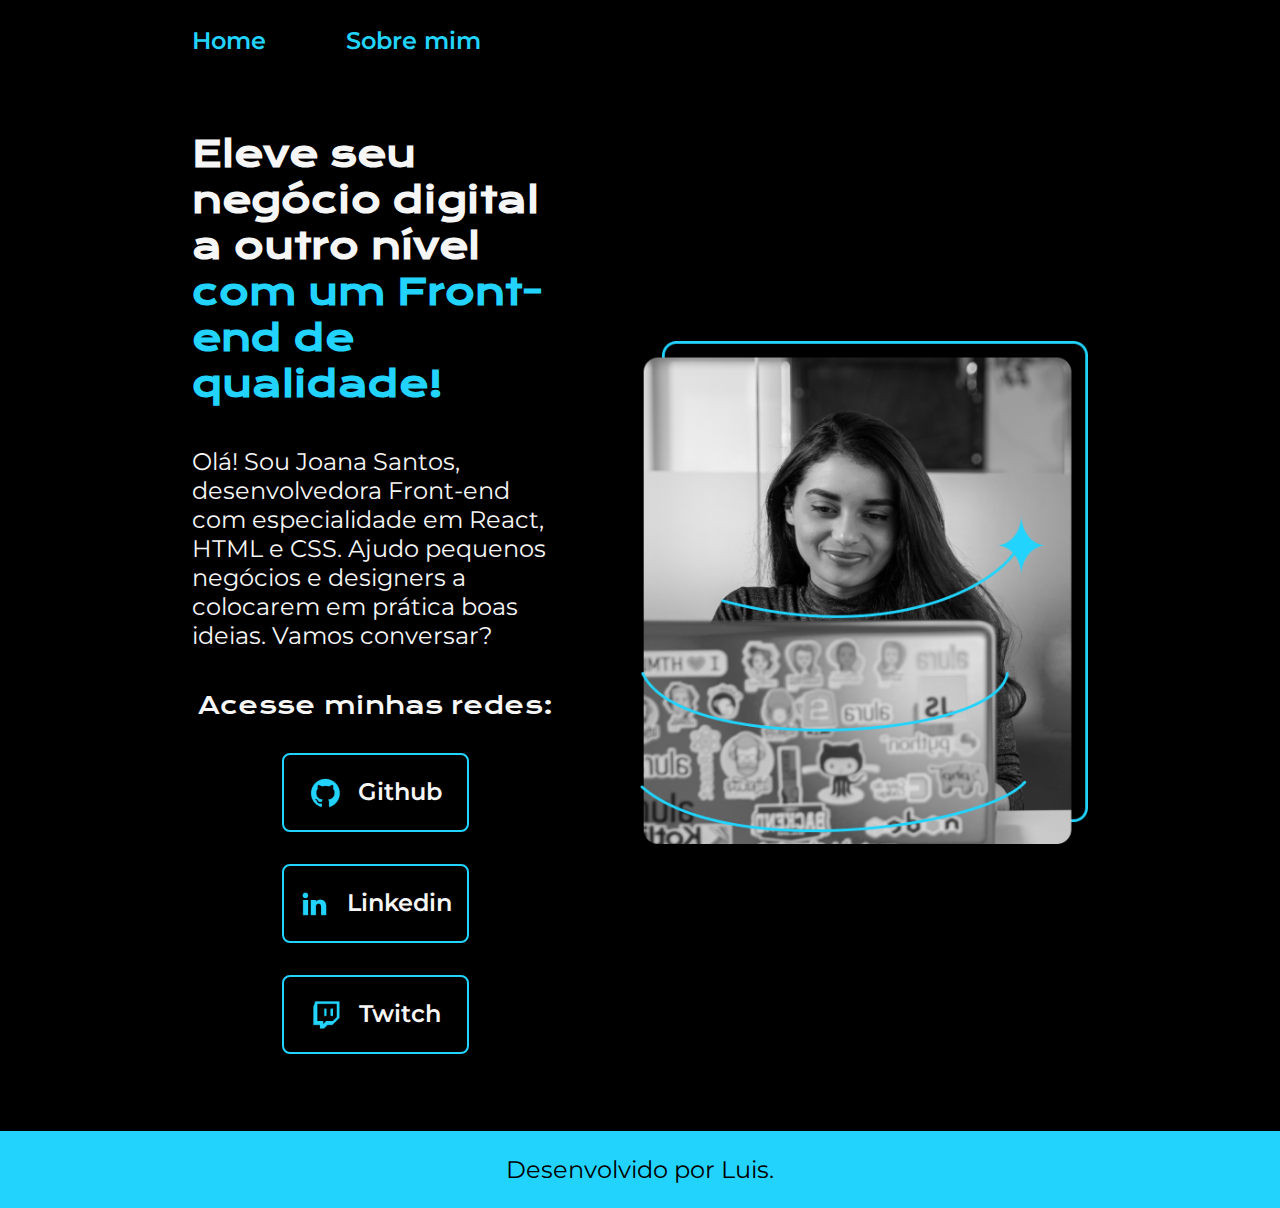
<file: index.html>
<!DOCTYPE html>
<html lang="en">
<head>
    <meta charset="UTF-8">
    <meta name="viewport" content="width=device-width, initial-scale=1.0">
    <title>Portifólio</title>
    <link rel="stylesheet" href="/styles/style.css" >
</head>
<body>
    <header class="cabecalho">
        <nav class="cabecalho__menu">
            <a class="cabecalho__menu__link" href="index.html">Home</a>
            <a class="cabecalho__menu__link" href="about.html">Sobre mim</a>
        </nav> 
    </header>
    <main class="apresentacao">
        <section class="apresentacao__conteudo">
            <h1 class="apresentacao__conteudo__titulo">Eleve seu negócio digital a outro nível <strong class="destaque-do-titulo">com um Front-end de qualidade!</strong></h1>
            <p class="apresentacao__conteudo__titulo__paragrafo">Olá! Sou Joana Santos, desenvolvedora Front-end com especialidade em React, HTML e CSS. Ajudo pequenos negócios e designers a colocarem em prática boas ideias. Vamos conversar?</p>
            <div class="apresentacao__links">
                <h2 class="apresentacao__links__titulo">Acesse minhas redes:</h2>
                <a class="apresentacao__links__botao" href="//Github.com" >
                    <img src="./assets/github.png" alt="icone-github">
                    Github
                </a>
                <a class="apresentacao__links__botao" href="https://br.linkedin.com/" >
                    <img src="./assets/linkedin.png" alt="icone-linkedin">
                    Linkedin
                </a>
                <a class="apresentacao__links__botao" href="https://www.twitch.tv/" >
                    <img src="./assets/twitch.png" alt="icone-twitch">
                    Twitch
                </a>
            </div>
        </section>
        <img class="apresentacao__imagem" src="imagem.png" alt="Foto da Joana Santos">
    </main>
    <footer class="rodape">Desenvolvido por Luis.</footer>
    
</body>
</html>
</file>
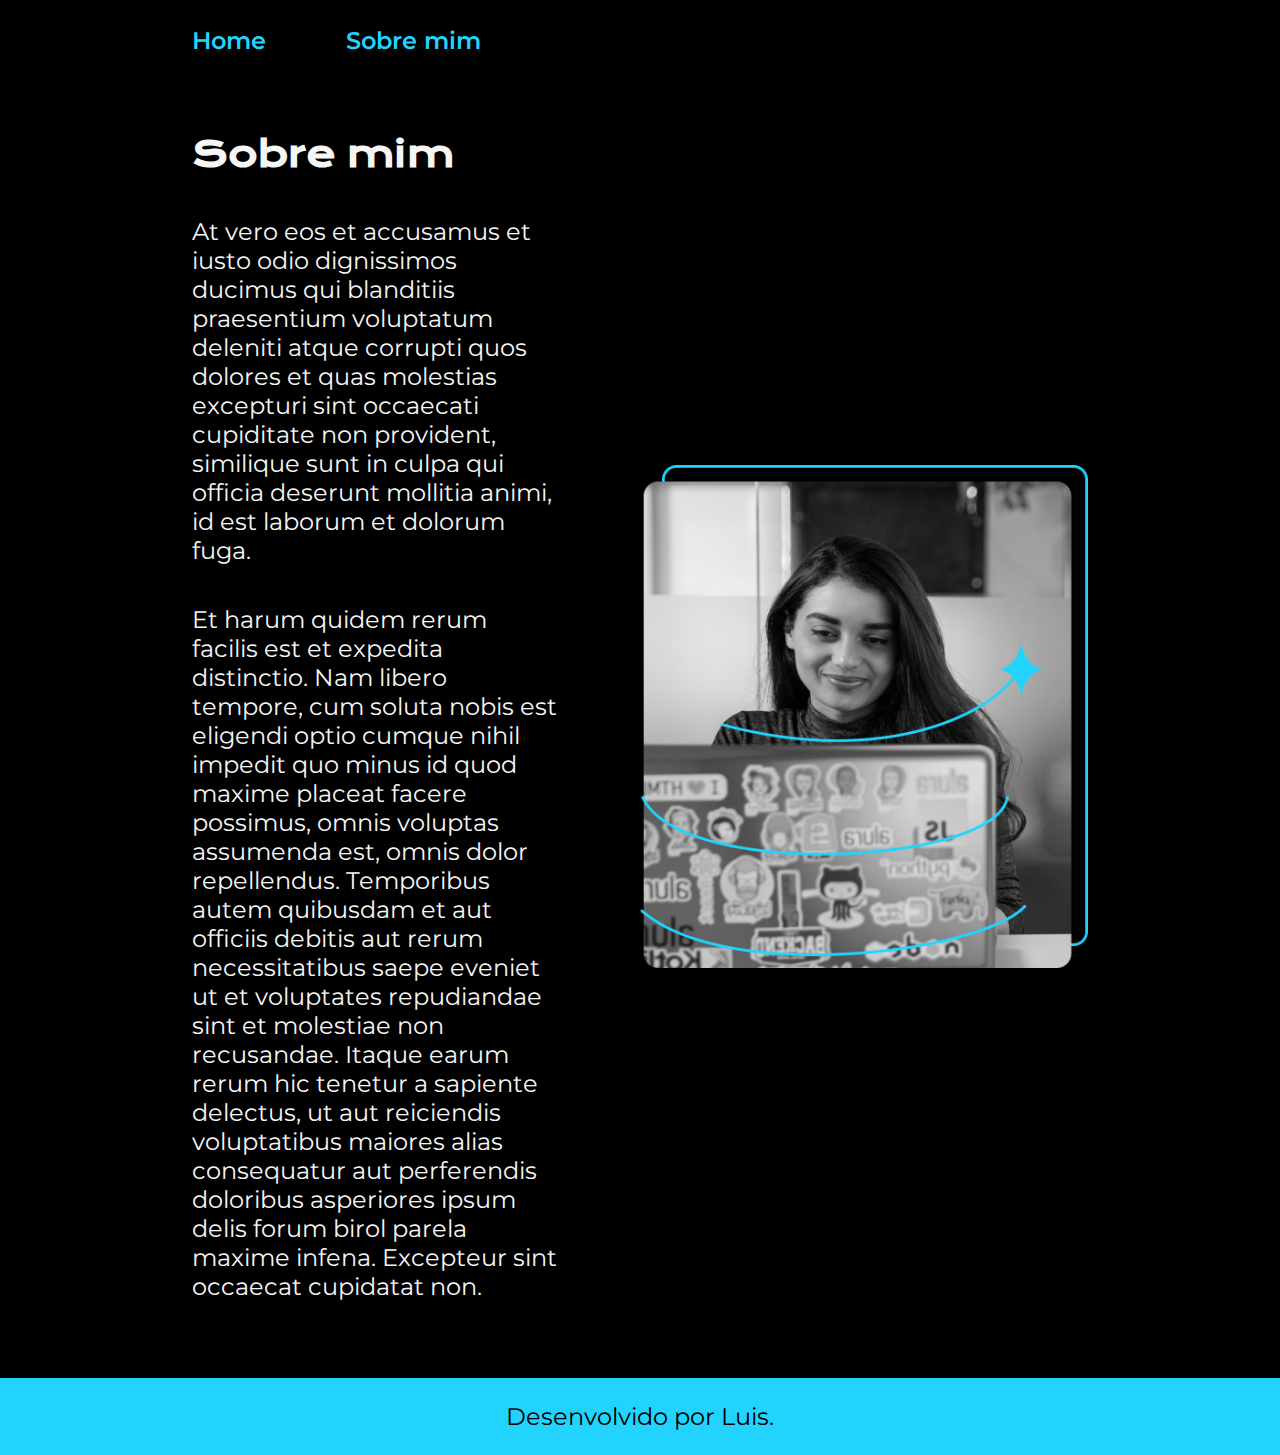
<file: about.html>
<!DOCTYPE html>
<html lang="en">
<head>
    <meta charset="UTF-8">
    <meta name="viewport" content="width=device-width, initial-scale=1.0">
    <title>Sobre mim</title>
    <link rel="stylesheet" href="./styles/style.css">
</head>
<body>
    <header class="cabecalho">
        <nav class="cabecalho__menu">
            <a class="cabecalho__menu__link" href="index.html">Home</a>
            <a class="cabecalho__menu__link" href="about.html">Sobre mim</a>
        </nav> 
    </header>
    <main class="apresentacao">
        <section class="apresentacao__conteudo">
            <h1 class="apresentacao__conteudo__titulo">Sobre mim</h1>
            <p class="apresentacao__conteudo__titulo__paragrafo">At vero eos et accusamus et iusto odio dignissimos ducimus qui blanditiis praesentium voluptatum deleniti atque corrupti quos dolores et quas molestias excepturi sint occaecati cupiditate non provident, similique sunt in culpa qui officia deserunt mollitia animi, id est laborum et dolorum fuga.</p>
            <p class="apresentacao__conteudo__titulo__paragrafo">Et harum quidem rerum facilis est et expedita distinctio. Nam libero tempore, cum soluta nobis est eligendi optio cumque nihil impedit quo minus id quod maxime placeat facere possimus, omnis voluptas assumenda est, omnis dolor repellendus. Temporibus autem quibusdam et aut officiis debitis aut rerum necessitatibus saepe eveniet ut et voluptates repudiandae sint et molestiae non recusandae. Itaque earum rerum hic tenetur a sapiente delectus, ut aut reiciendis voluptatibus maiores alias consequatur aut perferendis doloribus asperiores ipsum delis forum birol parela maxime infena. Excepteur sint occaecat cupidatat non.</p>
        </section>
        <img class="apresentacao__imagem" src="imagem.png" alt="imagem__about">
    </main>
    <footer class="rodape">Desenvolvido por Luis.</footer>
</body>
</html>
</file>
<file: styles/style.css>
@import url('https://fonts.googleapis.com/css2?family=Krona+One&family=Montserrat:ital,wght@0,100..900;1,100..900&display=swap');

:root {
    --cor-primaria: #F6F6F6;
    --cor-secundaria: #000000;
    --cor-terciaria: #22D4FD;
    --cor-hover: #272727;

    --fonte-principal: "Montserrat", serif;
    --fonte-titulo: "Krona One", serif;
}

* {
    margin: 0;
    padding: 0;
}

body {
    /*height: 100vh;*/
    box-sizing: border-box;
    background-color: var(--cor-secundaria);
    color : var(--cor-primaria);
}

.cabecalho{
    padding: 2% 0% 0% 15%;
}

.cabecalho__menu{
    display: flex;
    gap: 80px;
}

.cabecalho__menu__link{
    font-family: var(--fonte-principal);
    font-weight: 600;
    font-size: 1.5rem;
    color: var(--cor-terciaria);
    text-decoration: none;
}

.apresentacao {
    padding: 6% 15%;
    display: flex;
    align-items: center;
    justify-content: space-between;
    gap: 82px;
}

.apresentacao__conteudo{
    width: 50%;
    display: flex;
    flex-direction: column;
    gap: 40px;
}

.apresentacao__conteudo__titulo {
    font-size: 2.25rem;
    font-family: var(--fonte-titulo);
}

.destaque-do-titulo {
    color: var(--cor-terciaria);
}

.apresentacao__conteudo__titulo__paragrafo {
    font-size: 1.5rem;
    font-family: var(--fonte-principal);
}

.apresentacao__links {
    display: flex;
    justify-content: space-between;
    flex-direction: column;
    align-items: center;
    gap: 32px;
}

.apresentacao__links__titulo{
    font-family: var(--fonte-titulo);
    font-size: 1.5rem;
    font-weight: 400;
}

.apresentacao__links__botao {
    display: flex;
    justify-content: center;
    border: 2px solid var(--cor-terciaria);
    width: 50%;
    text-align: center;
    border-radius: 8px;
    font-size: 1.5rem;
    padding: 21.5px 0;
    text-decoration: none;
    font-family: var(--fonte-principal);
    font-weight: 600;
    color: var(--cor-primaria);
    gap: 16px;
}

.apresentacao__links__botao:hover {
    background-color: var(--cor-hover);
}

.apresentacao__imagem {
    width: 50%;
}

.rodape{
    font-family: var(--fonte-principal);
    font-weight: 400;
    font-size: 1.5rem;
    background-color: var(--cor-terciaria);
    color: var(--cor-secundaria);
    padding: 24px;
    text-align: center;
}

@media (max-width: 1200px) {
    .cabecalho {
        padding: 6%;
    }

    .cabecalho__menu {
        justify-content: center;
    }

    .apresentacao {
        flex-direction: column-reverse;
        padding: 5%;
    }

    .apresentacao__conteudo {
        width: auto;
    }
}
</file>
